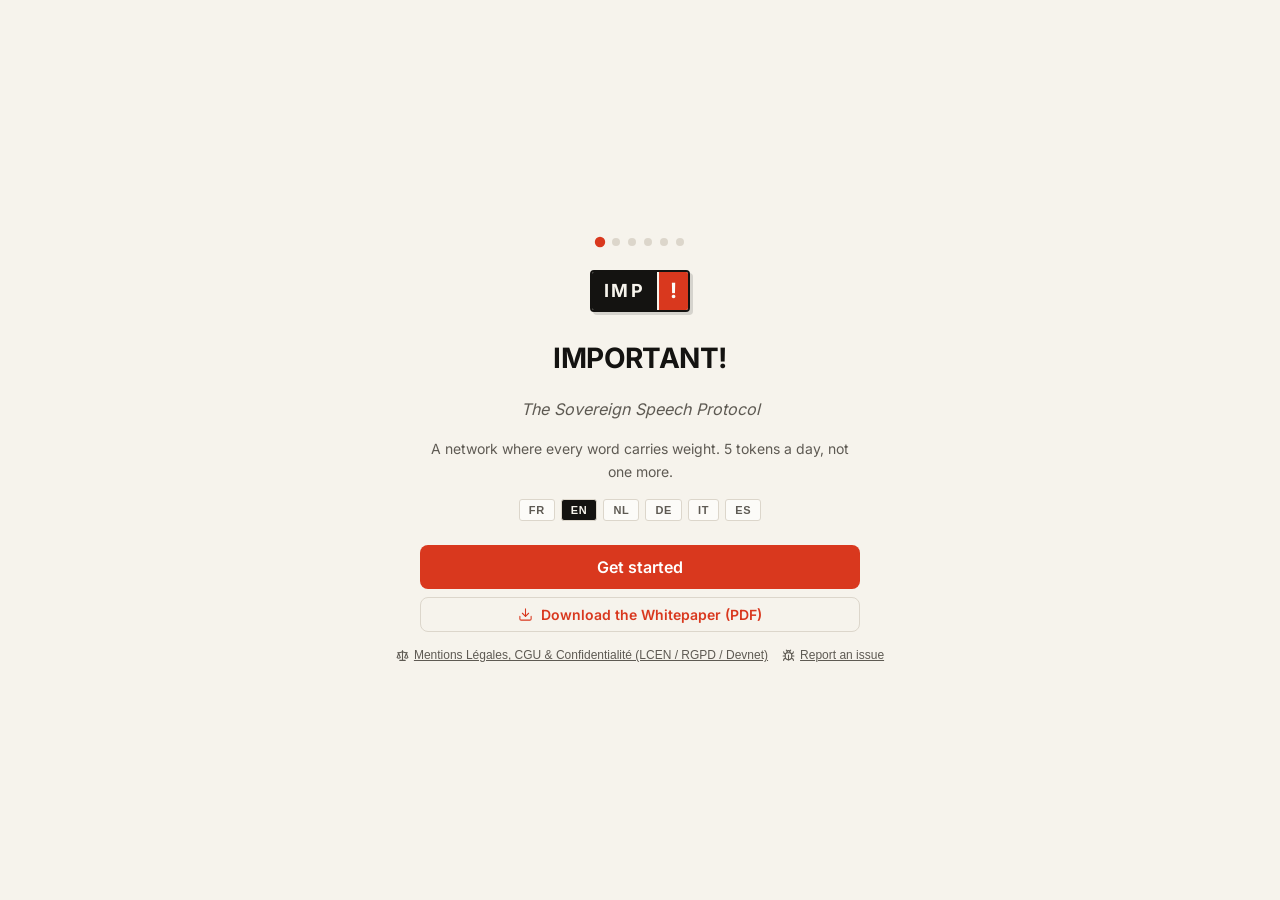
<file: index.html>
<!DOCTYPE html>
<html lang="fr">
  <head>
    <meta charset="UTF-8" />
    <meta name="viewport" content="width=device-width, initial-scale=1.0" />
    <meta
      http-equiv="Content-Security-Policy"
      content="default-src 'self'; script-src 'self'; style-src 'self' 'unsafe-inline'; font-src 'self' data:; img-src 'self' data: blob: https:; media-src 'self' data: blob: https:; connect-src 'self' https://api.devnet.solana.com wss://api.devnet.solana.com https://api.mainnet-beta.solana.com wss://api.mainnet-beta.solana.com wss://api.piehost.com wss: ws://localhost:* wss://localhost:* http://localhost:*; worker-src 'self' blob:; object-src 'none'; base-uri 'self'; form-action 'self';"
    />
    <meta name="theme-color" content="#141311" />
    <meta name="apple-mobile-web-app-capable" content="yes" />
    <meta name="apple-mobile-web-app-status-bar-style" content="black-translucent" />
    <meta name="apple-mobile-web-app-title" content="IMPORTANT!" />
    <meta name="description" content="IMPORTANT! — Le réseau social où chaque mot compte. 5 tokens par jour, pas un de plus." />
    <link rel="icon" type="image/svg+xml" href="/favicon.svg" />
    <link rel="apple-touch-icon" href="/apple-touch-icon.png" />
    <title>IMPORTANT! — Le Protocole de la Parole Souveraine</title>
    <script type="module" crossorigin src="/assets/index-d37mUViV.js"></script>
    <link rel="modulepreload" crossorigin href="/assets/rolldown-runtime-CMxvf4Kt.js">
    <link rel="modulepreload" crossorigin href="/assets/react-vendor-R1x5Yk6q.js">
    <link rel="modulepreload" crossorigin href="/assets/solana-anchor-DXh_OeKL.js">
    <link rel="modulepreload" crossorigin href="/assets/solana-core-Bs2K0Jx7.js">
    <link rel="modulepreload" crossorigin href="/assets/ui-vendor-1YFGAFjh.js">
    <link rel="stylesheet" crossorigin href="/assets/index-ofzIOe9O.css">
  <link rel="manifest" href="/manifest.webmanifest"><script id="vite-plugin-pwa:register-sw" src="/registerSW.js"></script></head>
  <body>
    <div id="root"></div>
  </body>
</html>
</file>
<file: assets/index-ofzIOe9O.css>
@import "https://fonts.googleapis.com/css2?family=DM+Sans:wght@400;500;700&display=swap";@font-face{font-family:Inter;font-style:normal;font-display:swap;font-weight:400;src:url(/assets/inter-cyrillic-ext-400-normal-BQZuk6qB.woff2)format("woff2"),url(/assets/inter-cyrillic-ext-400-normal-DQukG94-.woff)format("woff");unicode-range:U+460-52F,U+1C80-1C8A,U+20B4,U+2DE0-2DFF,U+A640-A69F,U+FE2E-FE2F}@font-face{font-family:Inter;font-style:normal;font-display:swap;font-weight:400;src:url(/assets/inter-cyrillic-400-normal-obahsSVq.woff2)format("woff2"),url(/assets/inter-cyrillic-400-normal-HOLc17fK.woff)format("woff");unicode-range:U+301,U+400-45F,U+490-491,U+4B0-4B1,U+2116}@font-face{font-family:Inter;font-style:normal;font-display:swap;font-weight:400;src:url(/assets/inter-greek-ext-400-normal-DGGRlc-M.woff2)format("woff2"),url(/assets/inter-greek-ext-400-normal-KugGGMne.woff)format("woff");unicode-range:U+1F??}@font-face{font-family:Inter;font-style:normal;font-display:swap;font-weight:400;src:url(/assets/inter-greek-400-normal-B4URO6DV.woff2)format("woff2"),url(/assets/inter-greek-400-normal-q2sYcFCs.woff)format("woff");unicode-range:U+370-377,U+37A-37F,U+384-38A,U+38C,U+38E-3A1,U+3A3-3FF}@font-face{font-family:Inter;font-style:normal;font-display:swap;font-weight:400;src:url(/assets/inter-vietnamese-400-normal-DMkecbls.woff2)format("woff2"),url(/assets/inter-vietnamese-400-normal-Bbgyi5SW.woff)format("woff");unicode-range:U+102-103,U+110-111,U+128-129,U+168-169,U+1A0-1A1,U+1AF-1B0,U+300-301,U+303-304,U+308-309,U+323,U+329,U+1EA0-1EF9,U+20AB}@font-face{font-family:Inter;font-style:normal;font-display:swap;font-weight:400;src:url(/assets/inter-latin-ext-400-normal-C1nco2VV.woff2)format("woff2"),url(/assets/inter-latin-ext-400-normal-77YHD8bZ.woff)format("woff");unicode-range:U+100-2BA,U+2BD-2C5,U+2C7-2CC,U+2CE-2D7,U+2DD-2FF,U+304,U+308,U+329,U+1D00-1DBF,U+1E00-1E9F,U+1EF2-1EFF,U+2020,U+20A0-20AB,U+20AD-20C0,U+2113,U+2C60-2C7F,U+A720-A7FF}@font-face{font-family:Inter;font-style:normal;font-display:swap;font-weight:400;src:url(/assets/inter-latin-400-normal-C38fXH4l.woff2)format("woff2"),url(/assets/inter-latin-400-normal-CyCys3Eg.woff)format("woff");unicode-range:U+??,U+131,U+152-153,U+2BB-2BC,U+2C6,U+2DA,U+2DC,U+304,U+308,U+329,U+2000-206F,U+20AC,U+2122,U+2191,U+2193,U+2212,U+2215,U+FEFF,U+FFFD}@font-face{font-family:Inter;font-style:normal;font-display:swap;font-weight:500;src:url(/assets/inter-cyrillic-ext-500-normal-B0yAr1jD.woff2)format("woff2"),url(/assets/inter-cyrillic-ext-500-normal-BmqWE9Dz.woff)format("woff");unicode-range:U+460-52F,U+1C80-1C8A,U+20B4,U+2DE0-2DFF,U+A640-A69F,U+FE2E-FE2F}@font-face{font-family:Inter;font-style:normal;font-display:swap;font-weight:500;src:url(/assets/inter-cyrillic-500-normal-BasfLYem.woff2)format("woff2"),url(/assets/inter-cyrillic-500-normal-CxZf_p3X.woff)format("woff");unicode-range:U+301,U+400-45F,U+490-491,U+4B0-4B1,U+2116}@font-face{font-family:Inter;font-style:normal;font-display:swap;font-weight:500;src:url(/assets/inter-greek-ext-500-normal-C4iEst2y.woff2)format("woff2"),url(/assets/inter-greek-ext-500-normal-2j5mBUwD.woff)format("woff");unicode-range:U+1F??}@font-face{font-family:Inter;font-style:normal;font-display:swap;font-weight:500;src:url(/assets/inter-greek-500-normal-BIZE56-Y.woff2)format("woff2"),url(/assets/inter-greek-500-normal-Xzm54t5V.woff)format("woff");unicode-range:U+370-377,U+37A-37F,U+384-38A,U+38C,U+38E-3A1,U+3A3-3FF}@font-face{font-family:Inter;font-style:normal;font-display:swap;font-weight:500;src:url(/assets/inter-vietnamese-500-normal-DOriooB6.woff2)format("woff2"),url(/assets/inter-vietnamese-500-normal-mJboJaSs.woff)format("woff");unicode-range:U+102-103,U+110-111,U+128-129,U+168-169,U+1A0-1A1,U+1AF-1B0,U+300-301,U+303-304,U+308-309,U+323,U+329,U+1EA0-1EF9,U+20AB}@font-face{font-family:Inter;font-style:normal;font-display:swap;font-weight:500;src:url(/assets/inter-latin-ext-500-normal-CV4jyFjo.woff2)format("woff2"),url(/assets/inter-latin-ext-500-normal-BxGbmqWO.woff)format("woff");unicode-range:U+100-2BA,U+2BD-2C5,U+2C7-2CC,U+2CE-2D7,U+2DD-2FF,U+304,U+308,U+329,U+1D00-1DBF,U+1E00-1E9F,U+1EF2-1EFF,U+2020,U+20A0-20AB,U+20AD-20C0,U+2113,U+2C60-2C7F,U+A720-A7FF}@font-face{font-family:Inter;font-style:normal;font-display:swap;font-weight:500;src:url(/assets/inter-latin-500-normal-Cerq10X2.woff2)format("woff2"),url(/assets/inter-latin-500-normal-BL9OpVg8.woff)format("woff");unicode-range:U+??,U+131,U+152-153,U+2BB-2BC,U+2C6,U+2DA,U+2DC,U+304,U+308,U+329,U+2000-206F,U+20AC,U+2122,U+2191,U+2193,U+2212,U+2215,U+FEFF,U+FFFD}@font-face{font-family:Inter;font-style:normal;font-display:swap;font-weight:600;src:url(/assets/inter-cyrillic-ext-600-normal-Dfes3d0z.woff2)format("woff2"),url(/assets/inter-cyrillic-ext-600-normal-Bcila6Z-.woff)format("woff");unicode-range:U+460-52F,U+1C80-1C8A,U+20B4,U+2DE0-2DFF,U+A640-A69F,U+FE2E-FE2F}@font-face{font-family:Inter;font-style:normal;font-display:swap;font-weight:600;src:url(/assets/inter-cyrillic-600-normal-CWCymEST.woff2)format("woff2"),url(/assets/inter-cyrillic-600-normal-4D_pXhcN.woff)format("woff");unicode-range:U+301,U+400-45F,U+490-491,U+4B0-4B1,U+2116}@font-face{font-family:Inter;font-style:normal;font-display:swap;font-weight:600;src:url(/assets/inter-greek-ext-600-normal-DRtmH8MT.woff2)format("woff2"),url(/assets/inter-greek-ext-600-normal-B8X0CLgF.woff)format("woff");unicode-range:U+1F??}@font-face{font-family:Inter;font-style:normal;font-display:swap;font-weight:600;src:url(/assets/inter-greek-600-normal-plRanbMR.woff2)format("woff2"),url(/assets/inter-greek-600-normal-BZpKdvQh.woff)format("woff");unicode-range:U+370-377,U+37A-37F,U+384-38A,U+38C,U+38E-3A1,U+3A3-3FF}@font-face{font-family:Inter;font-style:normal;font-display:swap;font-weight:600;src:url(/assets/inter-vietnamese-600-normal-Cc8MFFhd.woff2)format("woff2"),url(/assets/inter-vietnamese-600-normal-BuLX-rYi.woff)format("woff");unicode-range:U+102-103,U+110-111,U+128-129,U+168-169,U+1A0-1A1,U+1AF-1B0,U+300-301,U+303-304,U+308-309,U+323,U+329,U+1EA0-1EF9,U+20AB}@font-face{font-family:Inter;font-style:normal;font-display:swap;font-weight:600;src:url(/assets/inter-latin-ext-600-normal-D2bJ5OIk.woff2)format("woff2"),url(/assets/inter-latin-ext-600-normal-CIVaiw4L.woff)format("woff");unicode-range:U+100-2BA,U+2BD-2C5,U+2C7-2CC,U+2CE-2D7,U+2DD-2FF,U+304,U+308,U+329,U+1D00-1DBF,U+1E00-1E9F,U+1EF2-1EFF,U+2020,U+20A0-20AB,U+20AD-20C0,U+2113,U+2C60-2C7F,U+A720-A7FF}@font-face{font-family:Inter;font-style:normal;font-display:swap;font-weight:600;src:url(/assets/inter-latin-600-normal-LgqL8muc.woff2)format("woff2"),url(/assets/inter-latin-600-normal-CiBQ2DWP.woff)format("woff");unicode-range:U+??,U+131,U+152-153,U+2BB-2BC,U+2C6,U+2DA,U+2DC,U+304,U+308,U+329,U+2000-206F,U+20AC,U+2122,U+2191,U+2193,U+2212,U+2215,U+FEFF,U+FFFD}@font-face{font-family:Inter;font-style:normal;font-display:swap;font-weight:700;src:url(/assets/inter-cyrillic-ext-700-normal-BjwYoWNd.woff2)format("woff2"),url(/assets/inter-cyrillic-ext-700-normal-LO58E6JB.woff)format("woff");unicode-range:U+460-52F,U+1C80-1C8A,U+20B4,U+2DE0-2DFF,U+A640-A69F,U+FE2E-FE2F}@font-face{font-family:Inter;font-style:normal;font-display:swap;font-weight:700;src:url(/assets/inter-cyrillic-700-normal-CjBOestx.woff2)format("woff2"),url(/assets/inter-cyrillic-700-normal-DrXBdSj3.woff)format("woff");unicode-range:U+301,U+400-45F,U+490-491,U+4B0-4B1,U+2116}@font-face{font-family:Inter;font-style:normal;font-display:swap;font-weight:700;src:url(/assets/inter-greek-ext-700-normal-qfdV9bQt.woff2)format("woff2"),url(/assets/inter-greek-ext-700-normal-BoQ6DsYi.woff)format("woff");unicode-range:U+1F??}@font-face{font-family:Inter;font-style:normal;font-display:swap;font-weight:700;src:url(/assets/inter-greek-700-normal-C3JjAnD8.woff2)format("woff2"),url(/assets/inter-greek-700-normal-BUv2fZ6O.woff)format("woff");unicode-range:U+370-377,U+37A-37F,U+384-38A,U+38C,U+38E-3A1,U+3A3-3FF}@font-face{font-family:Inter;font-style:normal;font-display:swap;font-weight:700;src:url(/assets/inter-vietnamese-700-normal-DlLaEgI2.woff2)format("woff2"),url(/assets/inter-vietnamese-700-normal-BZaoP0fm.woff)format("woff");unicode-range:U+102-103,U+110-111,U+128-129,U+168-169,U+1A0-1A1,U+1AF-1B0,U+300-301,U+303-304,U+308-309,U+323,U+329,U+1EA0-1EF9,U+20AB}@font-face{font-family:Inter;font-style:normal;font-display:swap;font-weight:700;src:url(/assets/inter-latin-ext-700-normal-Ca8adRJv.woff2)format("woff2"),url(/assets/inter-latin-ext-700-normal-TidjK2hL.woff)format("woff");unicode-range:U+100-2BA,U+2BD-2C5,U+2C7-2CC,U+2CE-2D7,U+2DD-2FF,U+304,U+308,U+329,U+1D00-1DBF,U+1E00-1E9F,U+1EF2-1EFF,U+2020,U+20A0-20AB,U+20AD-20C0,U+2113,U+2C60-2C7F,U+A720-A7FF}@font-face{font-family:Inter;font-style:normal;font-display:swap;font-weight:700;src:url(/assets/inter-latin-700-normal-Yt3aPRUw.woff2)format("woff2"),url(/assets/inter-latin-700-normal-BLAVimhd.woff)format("woff");unicode-range:U+??,U+131,U+152-153,U+2BB-2BC,U+2C6,U+2DA,U+2DC,U+304,U+308,U+329,U+2000-206F,U+20AC,U+2122,U+2191,U+2193,U+2212,U+2215,U+FEFF,U+FFFD}._badge_2jyg5_1{align-items:center;gap:var(--space-1);background:var(--accent-soft);color:var(--accent);padding:var(--space-1) var(--space-3);border-radius:var(--radius-lg);font-size:var(--fs-sm);font-weight:var(--fw-semibold);display:inline-flex}._value_2jyg5_13{font-variant-numeric:tabular-nums}._icon_2jyg5_14{font-size:14px}._toast_l80t3_1{bottom:calc(var(--bottom-nav-height) + var(--space-4));left:var(--space-4);right:var(--space-4);max-width:420px;padding:var(--space-3) var(--space-4);border-radius:var(--radius-md);font-size:var(--fs-sm);font-weight:var(--fw-medium);text-align:center;z-index:200;box-shadow:var(--shadow-lg);white-space:normal;word-break:break-word;margin:0 auto;line-height:1.4;position:fixed}._info_l80t3_20{background:var(--text-primary);color:var(--bg)}._success_l80t3_21{background:var(--success);color:#fcfbf8}._warning_l80t3_22{background:var(--warning);color:#fcfbf8}._error_l80t3_23{background:var(--danger);color:#fcfbf8}._backdrop_v3lew_1{-webkit-backdrop-filter:blur(4px);backdrop-filter:blur(4px);z-index:100;background:#00000073;position:fixed;inset:0}._wrapper_v3lew_9{z-index:101;pointer-events:none;justify-content:center;align-items:flex-end;display:flex;position:fixed;inset:0}._modal_v3lew_19{pointer-events:auto;background:var(--surface);border-top:1px solid var(--border);border-radius:var(--radius-md) var(--radius-md) 0 0;width:100%;max-height:88dvh;padding:var(--space-5);box-shadow:var(--shadow-lg);flex-direction:column;display:flex;overflow:hidden}@media (width>=640px){._wrapper_v3lew_9{padding:var(--space-4);align-items:center}._modal_v3lew_19{border:1px solid var(--border);border-radius:var(--radius-md);max-width:520px;max-height:calc(100dvh - 32px);padding:var(--space-6)}}._header_v3lew_48{justify-content:space-between;align-items:flex-start;gap:var(--space-3);margin-bottom:var(--space-4);flex-shrink:0;display:flex}._title_v3lew_57{font-size:var(--fs-lg);font-weight:var(--fw-semibold);line-height:1.3}._close_v3lew_63{color:var(--text-secondary);cursor:pointer;padding:var(--space-1);border-radius:var(--radius-sm);background:0 0;border:none;flex-shrink:0;display:flex}._close_v3lew_63:hover{background:var(--surface-elevated);color:var(--text-primary)}._content_v3lew_79{min-height:0;color:var(--text-primary);flex:auto;padding-right:2px;overflow-y:auto}._container_txixm_1{gap:var(--space-3);flex-direction:column;display:flex}._lead_txixm_7{font-size:var(--fs-xs);color:var(--text-secondary);margin:0;line-height:1.55}._field_txixm_14{flex-direction:column;gap:6px;display:flex}._label_txixm_20{font-size:.6875rem;font-weight:var(--fw-bold);letter-spacing:.06em;text-transform:uppercase;color:var(--text-secondary)}._categoryGrid_txixm_28{grid-template-columns:repeat(2,minmax(0,1fr));gap:6px;display:grid}._categoryBtn_txixm_34{appearance:none;background:var(--surface-elevated);color:var(--text-secondary);border:1px solid var(--border);border-radius:var(--radius-sm);font-family:var(--font-sans);font-size:var(--fs-xs);font-weight:var(--fw-medium);text-align:left;cursor:pointer;transition:border-color var(--duration-fast) ease, color var(--duration-fast) ease, background-color var(--duration-fast) ease;padding:7px 10px}._categoryBtn_txixm_34:hover{border-color:var(--text-primary);color:var(--text-primary)}._categoryBtnActive_txixm_54{background:var(--text-primary);color:var(--bg);border-color:var(--text-primary);font-weight:var(--fw-semibold)}._categoryBtnActive_txixm_54:hover{color:var(--bg)}._input_txixm_65,._textarea_txixm_66{background:var(--surface);width:100%;color:var(--text-primary);border:1px solid var(--border);border-radius:var(--radius-sm);font-family:var(--font-sans);font-size:var(--fs-sm);transition:border-color var(--duration-fast) ease;padding:9px 11px;line-height:1.5}._input_txixm_65:focus,._textarea_txixm_66:focus{border-color:var(--text-primary);outline:none}._textarea_txixm_66{resize:vertical;min-height:92px}._diagBox_txixm_90{background:var(--surface-elevated);border:1px solid var(--border);border-radius:var(--radius-sm);padding:var(--space-3);flex-direction:column;gap:6px;display:flex}._checkboxRow_txixm_100{font-size:var(--fs-xs);color:var(--text-primary);cursor:pointer;align-items:flex-start;gap:8px;line-height:1.45;display:flex}._checkbox_txixm_100{accent-color:var(--accent);cursor:pointer;margin-top:2px}._diagPreview_txixm_116{color:var(--text-secondary);border-top:1px solid var(--border);word-break:break-word;padding-top:4px;font-family:ui-monospace,JetBrains Mono,SFMono-Regular,Menlo,Consolas,monospace;font-size:11px;line-height:1.45}._actions_txixm_126{flex-wrap:wrap;gap:8px;padding-top:2px;display:flex}._primaryLinkBtn_txixm_133{border-radius:var(--radius-sm);border:1px solid var(--accent);background:var(--accent);color:#fcfbf8;font-family:var(--font-sans);font-size:var(--fs-xs);font-weight:var(--fw-semibold);cursor:pointer;transition:background-color var(--duration-fast) ease;flex:210px;justify-content:center;align-items:center;gap:7px;padding:10px 14px;text-decoration:none;display:inline-flex}._primaryLinkBtn_txixm_133:hover{background:var(--accent-hover)}._secondaryBtn_txixm_156{border-radius:var(--radius-sm);border:1px solid var(--border);background:var(--surface-elevated);color:var(--text-primary);font-family:var(--font-sans);font-size:var(--fs-xs);font-weight:var(--fw-medium);cursor:pointer;transition:border-color var(--duration-fast) ease;justify-content:center;align-items:center;gap:6px;padding:10px 12px;display:inline-flex}._secondaryBtn_txixm_156:hover{border-color:var(--text-primary)}._footerRow_txixm_177{padding-top:var(--space-2);border-top:1px solid var(--border);justify-content:space-between;align-items:center;display:flex}._issuesLink_txixm_185{font-size:var(--fs-xs);color:var(--text-secondary);text-underline-offset:3px;align-items:center;gap:5px;text-decoration:underline;display:inline-flex}._issuesLink_txixm_185:hover{color:var(--text-primary)}._button_yk5xe_1{justify-content:center;align-items:center;gap:var(--space-2);border-radius:var(--radius-lg);font-family:var(--font-sans);font-weight:var(--fw-semibold);cursor:pointer;transition:background-color var(--duration-fast) var(--ease-out), opacity var(--duration-fast) var(--ease-out);border:none;width:100%;display:inline-flex}._button_yk5xe_1:disabled{opacity:.5;cursor:not-allowed}._primary_yk5xe_21{background:var(--accent);color:#fff}._primary_yk5xe_21:hover:not(:disabled){background:var(--accent-hover)}._success_yk5xe_24{background:var(--success);color:#fff}._success_yk5xe_24:hover:not(:disabled){filter:brightness(1.1)}._danger_yk5xe_27{background:var(--danger-soft);color:var(--danger)}._danger_yk5xe_27:hover:not(:disabled){background:var(--danger);color:#fff}._ghost_yk5xe_30{color:var(--text-primary);background:0 0}._ghost_yk5xe_30:hover:not(:disabled){background:var(--surface-elevated)}._outline_yk5xe_33{color:var(--accent);border:1.5px solid var(--border);background:0 0}._outline_yk5xe_33:hover:not(:disabled){border-color:var(--accent);background:var(--accent-soft)}._sm_yk5xe_36{padding:var(--space-2) var(--space-4);font-size:var(--fs-sm)}._md_yk5xe_37{padding:var(--space-3) var(--space-6);font-size:var(--fs-base)}._lg_yk5xe_38{padding:var(--space-4) var(--space-8);font-size:var(--fs-base)}._btn_1e627_1{align-items:center;gap:var(--space-2);padding:var(--space-1) var(--space-3);background:var(--accent-soft);color:var(--accent);border:1px solid var(--border);border-radius:var(--radius-lg);font-family:var(--font-sans);font-size:var(--fs-xs);font-weight:var(--fw-semibold);cursor:pointer;transition:all var(--duration-fast) var(--ease-out);display:inline-flex}._btn_1e627_1:hover{background:var(--accent);color:#fff}._address_1e627_22{font-variant-numeric:tabular-nums;letter-spacing:-.02em}._embedded_1e627_27{background:var(--surface-elevated);border-color:var(--border);color:var(--text-secondary)}._embedded_1e627_27:hover{background:var(--surface-hover);color:var(--text-primary)}._navbar_1fb57_1{height:var(--navbar-height);background:var(--surface);border-bottom:1px solid var(--border);z-index:50;position:fixed;top:0;left:0;right:0}[data-theme=dark] ._navbar_1fb57_1{background:var(--surface)}._inner_1fb57_16{max-width:var(--max-width);height:100%;padding:0 var(--space-4);justify-content:space-between;align-items:center;margin:0 auto;display:flex}._logo_1fb57_26{cursor:pointer;-webkit-user-select:none;user-select:none;align-items:center;gap:8px;display:flex}._swissStamp_1fb57_35{border:1.5px solid var(--text-primary);border-radius:3px;align-items:stretch;height:26px;display:inline-flex;overflow:hidden;box-shadow:2px 2px #1413111f}[data-theme=dark] ._swissStamp_1fb57_35{box-shadow:2px 2px #00000080}._stampLeft_1fb57_49{background:var(--text-primary);color:var(--bg);font-family:var(--font-sans);letter-spacing:.1em;justify-content:center;align-items:center;padding:0 6px;font-size:11px;font-weight:800;display:inline-flex}._stampRight_1fb57_62{background:var(--accent);color:#fcfbf8;font-family:var(--font-sans);border-left:1.5px solid var(--bg);justify-content:center;align-items:center;padding:0 6px;font-size:13px;font-weight:900;display:inline-flex}._logoText_1fb57_75{letter-spacing:-.03em;color:var(--text-primary);font-size:.92rem;font-weight:800}@media (width<=460px){._logoText_1fb57_75{display:none}}._netDot_1fb57_88{border-radius:50%;width:7px;height:7px;margin-left:2px;display:inline-block}._netOnline_1fb57_96{background:var(--success,#2a6f48)}._netOffline_1fb57_100{background:var(--text-secondary,#9ca3af);opacity:.5}._actions_1fb57_105{align-items:center;gap:6px;display:flex}._langSelect_1fb57_111{appearance:none;background:var(--surface-elevated);color:var(--text-primary);border:1px solid var(--border);border-radius:var(--radius-sm);font-family:var(--font-sans);letter-spacing:.05em;cursor:pointer;text-align:center;padding:4px 7px;font-size:11px;font-weight:700}._langSelect_1fb57_111:hover{border-color:var(--text-primary)}._airdropBtn_1fb57_130{border-radius:var(--radius-sm);border:1px solid var(--accent);background:var(--accent);color:#fcfbf8;font-family:var(--font-sans);font-size:var(--fs-xs);font-weight:var(--fw-semibold);cursor:pointer;align-items:center;gap:4px;padding:4px 9px;transition:opacity .15s;display:inline-flex}._airdropBtn_1fb57_130:hover:not(:disabled){opacity:.9}._airdropBtn_1fb57_130:disabled{opacity:.6;cursor:not-allowed}._solBtn_1fb57_155{border-radius:var(--radius-sm);border:1px solid var(--border);background:var(--surface-elevated);color:var(--text-secondary);font-family:var(--font-sans);font-size:11px;font-weight:var(--fw-semibold);cursor:pointer;align-items:center;gap:4px;padding:4px 8px;display:inline-flex}._solBtn_1fb57_155:hover:not(:disabled){color:var(--text-primary);border-color:var(--text-secondary)}._solBtn_1fb57_155:disabled{opacity:.6;cursor:not-allowed}._spinner_1fb57_180{animation:1s linear infinite _spin_1fb57_180}@keyframes _spin_1fb57_180{0%{transform:rotate(0)}to{transform:rotate(360deg)}}._iconBtn_1fb57_189{color:var(--text-secondary);cursor:pointer;border-radius:var(--radius-sm);background:0 0;border:1px solid #0000;justify-content:center;align-items:center;padding:6px;display:inline-flex;position:relative}._iconBtn_1fb57_189:hover{background:var(--surface-elevated);border-color:var(--border);color:var(--text-primary)}._bugBtn_1fb57_208{border-radius:var(--radius-sm);border:1px solid var(--border);background:var(--surface-elevated);color:var(--text-secondary);font-family:var(--font-sans);font-size:11px;font-weight:var(--fw-semibold);cursor:pointer;align-items:center;gap:4px;padding:5px 8px;transition:border-color .15s,color .15s;display:inline-flex}._bugBtn_1fb57_208:hover{border-color:var(--text-primary);color:var(--text-primary)}@media (width<=580px){._bugBtn_1fb57_208{background:0 0;border-color:#0000;padding:6px}._bugBtn_1fb57_208:hover{background:var(--surface-elevated);border-color:var(--border)}._bugBtnLabel_1fb57_241{display:none}}._notifBadge_1fb57_246{background:var(--accent);color:#fcfbf8;border-radius:99px;justify-content:center;align-items:center;min-width:15px;height:15px;padding:0 3px;font-size:9px;font-weight:800;line-height:1;display:inline-flex;position:absolute;top:1px;right:1px}._installBtn_1fb57_264{border-radius:var(--radius-sm);border:1px solid var(--border);background:var(--surface-elevated);color:var(--text-primary);font-family:var(--font-sans);cursor:pointer;align-items:center;gap:4px;padding:4px 7px;font-size:11px;font-weight:700;display:inline-flex}._installBtn_1fb57_264:hover{border-color:var(--text-primary)}._notifList_1fb57_283{gap:var(--space-2);flex-direction:column;max-height:320px;display:flex;overflow-y:auto}._notifItem_1fb57_291{padding:var(--space-3);border-radius:var(--radius-sm);border:1px solid var(--border);background:var(--surface-elevated);text-align:left;cursor:pointer;flex-direction:column;gap:3px;display:flex}._notifItemUnread_1fb57_303{border-left:3px solid var(--accent);background:var(--surface)}._notifItemTitle_1fb57_308{font-size:var(--fs-sm);font-weight:var(--fw-semibold);color:var(--text-primary)}._notifItemBody_1fb57_314{font-size:var(--fs-xs);color:var(--text-secondary);line-height:1.4}._notifItemTime_1fb57_320{color:var(--text-secondary);font-size:10px}._nav_rwc1l_1{height:var(--bottom-nav-height);background:var(--surface);border-top:1px solid var(--border);z-index:50;padding-bottom:env(safe-area-inset-bottom);position:fixed;bottom:0;left:0;right:0}._inner_rwc1l_13{max-width:var(--max-width);grid-template-columns:repeat(4,1fr);place-items:center;height:100%;margin:0 auto;display:grid}._tab_rwc1l_23{color:var(--text-secondary);cursor:pointer;padding:var(--space-2);min-width:48px;transition:color var(--duration-fast) var(--ease-out);background:0 0;border:none;flex-direction:column;justify-content:center;align-items:center;gap:2px;display:flex;position:relative}._tab_rwc1l_23:hover{color:var(--text-primary)}._active_rwc1l_40{color:var(--accent)}._actionTab_rwc1l_42{background:var(--accent);color:#fcfbf8;border-radius:var(--radius-full);width:46px;min-width:46px;height:46px;box-shadow:var(--shadow-md);justify-content:center;align-items:center;margin:0 auto;padding:0;line-height:0;display:inline-flex}._actionTab_rwc1l_42 svg{margin:0;display:block}._actionTab_rwc1l_42:hover{background:var(--accent-hover);color:#fcfbf8}._label_rwc1l_65{font-size:11px;font-weight:var(--fw-medium)}._indicator_rwc1l_70{background:var(--accent);border-radius:1px;width:20px;height:2px;position:absolute;top:-1px;left:50%;transform:translate(-50%)}._avatar_la1vw_1{border-radius:var(--radius-full);color:#fff;font-weight:var(--fw-semibold);flex-shrink:0;justify-content:center;align-items:center;display:flex;position:relative;overflow:hidden}._avatarImg_la1vw_13{object-fit:cover;width:100%;height:100%;display:block}._sm_la1vw_20{width:32px;height:32px;font-size:var(--fs-xs)}._md_la1vw_21{width:40px;height:40px;font-size:var(--fs-sm)}._lg_la1vw_22{width:68px;height:68px;font-size:var(--fs-base)}._container_965p1_1{min-height:100dvh;padding:var(--space-6) var(--space-4);flex-direction:column;justify-content:center;align-items:center;display:flex}._dots_965p1_10{gap:var(--space-2);margin-bottom:var(--space-6);display:flex}._dot_965p1_10{background:var(--border);border-radius:50%;width:8px;height:8px;transition:all .3s}._dotActive_965p1_24{background:var(--accent);transform:scale(1.3)}._dotDone_965p1_25{background:var(--success)}._stepContent_965p1_27{text-align:center;align-items:center;gap:var(--space-4);flex-direction:column;width:100%;max-width:440px;display:flex}._iconWrap_965p1_37{color:var(--accent);margin-bottom:var(--space-1)}._title_965p1_42{font-size:var(--fs-xl);font-weight:var(--fw-bold);letter-spacing:-.02em;color:var(--text-primary)}._subtitle_965p1_49{font-size:var(--fs-base);color:var(--text-secondary);font-style:italic}._desc_965p1_55{font-size:var(--fs-sm);color:var(--text-secondary);line-height:1.6}._progressTrack_965p1_61{background:var(--surface-elevated);border-radius:3px;width:100%;height:6px;overflow:hidden}._progressBar_965p1_69{background:linear-gradient(90deg, var(--accent), var(--accent-secondary));border-radius:3px;height:100%}._progressLabel_965p1_75{font-variant-numeric:tabular-nums;font-weight:var(--fw-semibold);color:var(--accent);font-size:var(--fs-sm)}._cards_965p1_82{gap:var(--space-2);flex-direction:column;width:100%;display:flex}._miniCard_965p1_89{align-items:center;gap:var(--space-1);background:var(--surface);border:1px solid var(--border);border-radius:var(--radius-sm);padding:var(--space-3) var(--space-4);text-align:center;flex-direction:column;display:flex}._miniCardIcon_965p1_101{font-size:22px}._miniCardTitle_965p1_102{font-weight:var(--fw-semibold);font-size:var(--fs-sm);color:var(--text-primary)}._miniCardDesc_965p1_103{font-size:var(--fs-xs);color:var(--text-secondary);line-height:1.45}._input_965p1_105{width:100%;padding:var(--space-3) var(--space-4);background:var(--surface);border:1.5px solid var(--border);border-radius:var(--radius-sm);font-family:var(--font-sans);font-size:var(--fs-base);color:var(--text-primary);transition:border-color var(--duration-fast) var(--ease-out);text-align:center;outline:none}._input_965p1_105:focus{border-color:var(--accent)}._input_965p1_105::placeholder{color:var(--text-secondary)}._navRow_965p1_122{justify-content:space-between;align-items:center;gap:var(--space-3);width:100%;margin-top:var(--space-1);display:flex}._navRow_965p1_122>button:first-child{width:auto;padding-left:var(--space-4);padding-right:var(--space-4);flex:none}._navRow_965p1_122>button:last-child{flex:auto}._seedBox_965p1_142{background:var(--surface);border:1.5px solid var(--accent);border-radius:var(--radius-sm);width:100%;padding:var(--space-3);gap:var(--space-2);text-align:left;flex-direction:column;display:flex}._seedWarningHeader_965p1_154{align-items:center;gap:var(--space-2);color:var(--accent);font-weight:var(--fw-bold);font-size:var(--fs-sm);display:flex}._seedWarningText_965p1_163{font-size:var(--fs-xs);color:var(--text-primary);margin:0;line-height:1.45}._seedGrid_965p1_170{margin:var(--space-1) 0;grid-template-columns:repeat(3,1fr);gap:6px;display:grid}._seedWord_965p1_177{background:var(--surface-elevated);border:1px solid var(--border);border-radius:var(--radius-sm);font-family:var(--font-mono);align-items:center;gap:4px;padding:5px 7px;font-size:11px;display:flex}._seedIndex_965p1_189{color:var(--text-secondary);-webkit-user-select:none;user-select:none;font-weight:600}._seedValue_965p1_195{color:var(--text-primary);font-weight:700}._seedActions_965p1_200{gap:var(--space-2);flex-wrap:wrap;display:flex}._seedActions_965p1_200>button{flex:auto}._card_1o0wg_1{background:var(--surface);border:1px solid var(--border);border-radius:var(--radius-sm);padding:var(--space-5);margin-bottom:var(--space-3)}._header_1o0wg_9{align-items:center;gap:var(--space-2);margin-bottom:var(--space-3);display:flex}._meta_1o0wg_16{align-items:center;gap:var(--space-1);flex:1;display:flex}._username_1o0wg_23{font-weight:var(--fw-semibold);font-size:var(--fs-sm);color:var(--text-primary)}._dot_1o0wg_29{color:var(--text-secondary)}._time_1o0wg_31{font-size:var(--fs-xs);color:var(--text-secondary)}._networkBadge_1o0wg_36{font-size:var(--fs-xs);font-weight:var(--fw-medium);color:var(--accent);background:var(--accent-soft);padding:1px var(--space-2);border-radius:var(--radius-lg);margin-left:var(--space-1)}._demoCard_1o0wg_46{border-style:dashed}._demoBadge_1o0wg_50{font-size:11px;font-weight:var(--fw-medium);color:var(--text-secondary);background:var(--surface-elevated);border:1px solid var(--border);padding:1px var(--space-2);border-radius:var(--radius-lg);margin-left:var(--space-1)}._hideDemoBtn_1o0wg_61{font-size:var(--fs-xs);margin-left:auto}._dmShortcutBtn_1o0wg_66{color:var(--accent);font-size:var(--fs-xs);font-weight:var(--fw-medium);cursor:pointer;background:0 0;border:none;align-self:flex-start;align-items:center;gap:6px;padding:2px 0;display:inline-flex}._dmShortcutBtn_1o0wg_66:hover{text-decoration:underline}._cost_1o0wg_84{font-size:var(--fs-xs);color:var(--text-secondary);font-variant-numeric:tabular-nums;background:var(--surface-elevated);padding:2px var(--space-2);border-radius:var(--radius-lg)}._content_1o0wg_93{font-size:var(--fs-base);color:var(--text-primary);margin-bottom:var(--space-4);white-space:pre-wrap;line-height:1.65}._mediaFrame_1o0wg_101{margin-bottom:var(--space-4);border:1px solid var(--border);border-radius:var(--radius-sm);background:#141311;overflow:hidden}._mediaImage_1o0wg_109,._mediaVideo_1o0wg_110{object-fit:cover;width:100%;max-height:360px;display:block}._actions_1o0wg_117{gap:var(--space-4);display:flex}._actionBtn_1o0wg_122{align-items:center;gap:var(--space-1);color:var(--text-secondary);font-size:var(--fs-sm);cursor:pointer;padding:var(--space-1) var(--space-2);border-radius:var(--radius-sm);transition:all var(--duration-fast) var(--ease-out);background:0 0;border:none;display:flex}._actionBtn_1o0wg_122:hover{background:var(--surface-elevated);color:var(--text-primary)}._actionBtnActive_1o0wg_138{color:var(--accent);background:var(--accent-soft)}._recycleBtn_1o0wg_143:hover{color:var(--success);background:var(--success-soft)}._moderateToggleBtn_1o0wg_145{font-size:var(--fs-xs);margin-left:auto}._moderationPanel_1o0wg_150{margin-top:var(--space-3);padding:var(--space-3);background:var(--surface-elevated);border:1px solid var(--border);border-radius:var(--radius-sm);gap:var(--space-2);flex-wrap:wrap;display:flex}._moderationBtn_1o0wg_161{border-radius:var(--radius-sm);border:1px solid var(--border);background:var(--surface);color:var(--text-primary);font-size:var(--fs-xs);font-weight:var(--fw-medium);cursor:pointer;transition:all var(--duration-fast) var(--ease-out);align-items:center;gap:6px;padding:6px 10px;display:inline-flex}._moderationBtn_1o0wg_161:hover{border-color:var(--text-secondary)}._moderationDangerBtn_1o0wg_180{color:var(--danger);border-color:#dc4f4f59}._moderationDangerBtn_1o0wg_180:hover{background:var(--danger-soft);border-color:var(--danger)}._moderationReportBtn_1o0wg_190{color:var(--warning);border-color:#e88d6766}._moderationReportBtn_1o0wg_190:hover{background:var(--warning-soft);border-color:var(--warning)}._replySection_1o0wg_200{margin-top:var(--space-3);padding-top:var(--space-3);border-top:1px solid var(--border);gap:var(--space-3);flex-direction:column;display:flex}._replyList_1o0wg_209{gap:var(--space-2);flex-direction:column;display:flex}._replyItem_1o0wg_215{align-items:flex-start;gap:var(--space-2);background:var(--surface-elevated);padding:var(--space-2) var(--space-3);border-radius:var(--radius-sm);display:flex}._replyBody_1o0wg_224{flex:1;min-width:0}._replyMeta_1o0wg_229{align-items:center;gap:var(--space-2);margin-bottom:2px;display:flex}._replyAuthor_1o0wg_236{font-size:var(--fs-xs);font-weight:var(--fw-semibold);color:var(--text-primary)}._replyTime_1o0wg_242{color:var(--text-secondary);font-size:11px}._replyText_1o0wg_247{font-size:var(--fs-sm);color:var(--text-primary);word-break:break-word;line-height:1.45}._replyForm_1o0wg_254{align-items:center;gap:var(--space-2);display:flex}._replyInput_1o0wg_260{padding:var(--space-2) var(--space-3);background:var(--surface-elevated);border:1px solid var(--border);border-radius:var(--radius-sm);font-family:var(--font-sans);font-size:var(--fs-sm);color:var(--text-primary);outline:none;flex:1}._replyInput_1o0wg_260:focus{border-color:var(--accent)}._replySendBtn_1o0wg_276{border-radius:var(--radius-sm);background:var(--accent);color:#fff;cursor:pointer;border:none;justify-content:center;align-items:center;width:34px;height:34px;display:inline-flex}._replySendBtn_1o0wg_276:disabled{opacity:.4;cursor:not-allowed}._container_zfdjx_1{background:var(--surface);border:1px solid var(--border);border-radius:var(--radius-sm);padding:var(--space-4);margin-bottom:var(--space-4)}._label_zfdjx_9{font-size:var(--fs-xs);font-weight:var(--fw-medium);color:var(--text-secondary);text-transform:uppercase;letter-spacing:.05em;margin-bottom:var(--space-3);display:block}._sliderWrap_zfdjx_19{position:relative}._slider_zfdjx_19{appearance:none;background:var(--border);border-radius:2px;outline:none;width:100%;height:4px}._slider_zfdjx_19::-webkit-slider-thumb{appearance:none;background:var(--accent);cursor:pointer;border-radius:50%;width:20px;height:20px;box-shadow:0 2px 6px #6366f14d}._slider_zfdjx_19::-moz-range-thumb{background:var(--accent);cursor:pointer;border:none;border-radius:50%;width:20px;height:20px}._ticks_zfdjx_49{margin-top:var(--space-2);justify-content:space-between;display:flex}._tick_zfdjx_49{color:var(--text-secondary);transition:color var(--duration-fast) var(--ease-out);font-size:11px}._tickActive_zfdjx_61{color:var(--accent);font-weight:var(--fw-medium)}._container_13gix_1{gap:var(--space-3);flex-direction:column;display:flex}._statusBar_13gix_7{justify-content:space-between;align-items:center;gap:var(--space-2);padding:var(--space-2) var(--space-3);background:var(--surface-elevated);border:1px solid var(--border);border-radius:var(--radius-sm);font-size:var(--fs-xs);flex-wrap:wrap;display:flex}._e2eeBadge_13gix_20{color:var(--success);font-weight:var(--fw-semibold);align-items:center;gap:6px;display:inline-flex}._peerStatus_13gix_28{color:var(--text-secondary);align-items:center;gap:6px;display:inline-flex}._dotOnline_13gix_35{background:var(--success);border-radius:50%;width:8px;height:8px}._dotOffline_13gix_42{background:var(--text-tertiary,#888);border-radius:50%;width:8px;height:8px}._messageList_13gix_49{gap:var(--space-2);min-height:200px;max-height:320px;padding:var(--space-2) var(--space-1);flex-direction:column;display:flex;overflow-y:auto}._emptyState_13gix_59{text-align:center;color:var(--text-secondary);font-size:var(--fs-xs);padding:var(--space-4);margin:auto;line-height:1.5}._bubbleRow_13gix_68{flex-direction:column;max-width:82%;display:flex}._ownRow_13gix_74{align-self:flex-end;align-items:flex-end}._friendRow_13gix_79{align-self:flex-start;align-items:flex-start}._bubble_13gix_68{padding:var(--space-2) var(--space-3);border-radius:var(--radius-md);font-size:var(--fs-sm);word-break:break-word;line-height:1.45}._ownBubble_13gix_92{background:var(--accent);color:#fff;border-bottom-right-radius:4px}._friendBubble_13gix_98{background:var(--surface-elevated);color:var(--text-primary);border:1px solid var(--border);border-bottom-left-radius:4px}._meta_13gix_105{color:var(--text-secondary);align-items:center;gap:6px;margin-top:2px;font-size:11px;display:flex}._composer_13gix_114{gap:var(--space-2);padding-top:var(--space-2);border-top:1px solid var(--border);display:flex}._input_13gix_121{padding:var(--space-2) var(--space-3);background:var(--surface-elevated);border:1px solid var(--border);border-radius:var(--radius-sm);font-family:var(--font-sans);font-size:var(--fs-sm);color:var(--text-primary);outline:none;flex:1}._input_13gix_121:focus{border-color:var(--accent)}._testBar_13gix_137{padding-top:var(--space-1);color:var(--text-secondary);justify-content:space-between;align-items:center;font-size:11px;display:flex}._simButton_13gix_146{border:1px dashed var(--border);color:var(--text-secondary);border-radius:var(--radius-sm);cursor:pointer;background:0 0;align-items:center;gap:4px;padding:4px 8px;font-size:11px;display:inline-flex}._simButton_13gix_146:hover{border-color:var(--accent);color:var(--text-primary)}._postList_169ie_1{flex-direction:column;display:flex}._networkFilterBar_169ie_6{align-items:center;gap:var(--space-2);margin-bottom:var(--space-4);flex-wrap:wrap;display:flex}._networkPill_169ie_14{background:var(--surface);border:1px solid var(--border);border-radius:var(--radius-lg);padding:5px var(--space-3);font-family:var(--font-sans);font-size:var(--fs-xs);font-weight:var(--fw-medium);color:var(--text-secondary);cursor:pointer;transition:all var(--duration-fast) var(--ease-out)}._networkPill_169ie_14:hover{border-color:var(--accent);color:var(--text-primary)}._networkPillActive_169ie_32{background:var(--accent-soft);border-color:var(--accent);color:var(--accent)}._networkAddBtn_169ie_38{border:1px dashed var(--border);border-radius:var(--radius-lg);padding:5px var(--space-3);font-family:var(--font-sans);font-size:var(--fs-xs);color:var(--text-secondary);cursor:pointer;transition:all var(--duration-fast) var(--ease-out);background:0 0;align-items:center;gap:4px;display:inline-flex}._networkAddBtn_169ie_38:hover{border-color:var(--accent);color:var(--accent)}._empty_169ie_58{text-align:center;color:var(--text-secondary);padding:var(--space-8) 0 var(--space-3);font-size:var(--fs-sm)}._emptyWrap_169ie_65{align-items:center;gap:var(--space-2);padding-bottom:var(--space-8);flex-direction:column;display:flex}._demoBanner_169ie_73{justify-content:space-between;align-items:center;gap:var(--space-3);background:var(--surface-elevated);border:1px dashed var(--border);border-radius:var(--radius-sm);padding:var(--space-2) var(--space-3);margin-bottom:var(--space-3);font-size:var(--fs-xs);color:var(--text-secondary);flex-wrap:wrap;display:flex}._demoBannerText_169ie_88{line-height:1.4}._demoBannerBtn_169ie_92,._demoRestoreBtn_169ie_93{background:var(--surface);border:1px solid var(--border);border-radius:var(--radius-lg);padding:4px var(--space-3);font-family:var(--font-sans);font-size:var(--fs-xs);font-weight:var(--fw-medium);color:var(--text-primary);cursor:pointer;transition:all var(--duration-fast) var(--ease-out);align-items:center;gap:5px;display:inline-flex}._demoBannerBtn_169ie_92:hover,._demoRestoreBtn_169ie_93:hover{border-color:var(--accent);color:var(--accent)}._deleteContent_169ie_115{gap:var(--space-5);flex-direction:column;display:flex}._deletePreview_169ie_121{background:var(--surface-elevated);padding:var(--space-4);border-radius:var(--radius-sm);color:var(--text-secondary);font-style:italic;font-size:var(--fs-sm)}._deleteInfo_169ie_130{font-size:var(--fs-sm);color:var(--text-secondary);line-height:1.8}._deleteActions_169ie_136{gap:var(--space-2);flex-direction:column;display:flex}._header_zt3ne_1{align-items:center;gap:var(--space-3);margin-bottom:var(--space-6);display:flex}._back_zt3ne_8{color:var(--text-secondary);cursor:pointer;padding:var(--space-1);background:0 0;border:none;display:flex}._title_zt3ne_17{font-size:var(--fs-lg);font-weight:var(--fw-semibold);flex:1}._balance_zt3ne_23{font-variant-numeric:tabular-nums;font-weight:var(--fw-semibold);color:var(--accent);font-size:var(--fs-sm)}._editor_zt3ne_30{width:100%;padding:var(--space-4);background:var(--surface);border:1.5px solid var(--border);border-radius:var(--radius-sm);font-family:var(--font-sans);font-size:var(--fs-base);color:var(--text-primary);resize:vertical;transition:border-color var(--duration-fast) var(--ease-out);margin-bottom:var(--space-4);outline:none;line-height:1.6}._editor_zt3ne_30:focus{border-color:var(--accent)}._editor_zt3ne_30::placeholder{color:var(--text-secondary)}._mediaToolbar_zt3ne_49{align-items:center;gap:var(--space-2);margin-bottom:var(--space-4);flex-wrap:wrap;display:flex}._mediaBtn_zt3ne_57{align-items:center;gap:var(--space-2);padding:var(--space-2) var(--space-3);background:var(--surface);border:1px solid var(--border);border-radius:var(--radius-sm);color:var(--text-primary);font-family:var(--font-sans);font-size:var(--fs-sm);font-weight:var(--fw-medium);cursor:pointer;transition:all var(--duration-fast) var(--ease-out);display:inline-flex}._mediaBtn_zt3ne_57:hover{border-color:var(--text-primary);background:var(--surface-elevated)}._mediaPreviewBox_zt3ne_78{margin-bottom:var(--space-4);border:1px solid var(--border);border-radius:var(--radius-md);background:var(--surface);position:relative;overflow:hidden}._mediaPreviewImg_zt3ne_87,._mediaPreviewVideo_zt3ne_88{object-fit:cover;background:#141311;width:100%;max-height:300px;display:block}._removeMediaBtn_zt3ne_96{top:var(--space-2);right:var(--space-2);color:#fcfbf8;border-radius:var(--radius-sm);font-size:var(--fs-xs);font-weight:var(--fw-semibold);cursor:pointer;background:#141311d9;border:1px solid #fcfbf840;align-items:center;gap:4px;padding:5px 10px;display:inline-flex;position:absolute}._meta_zt3ne_114{gap:var(--space-2);margin-bottom:var(--space-5);flex-direction:column;display:flex}._metaRow_zt3ne_121{justify-content:space-between;align-items:center;display:flex}._metaLabel_zt3ne_127{font-size:var(--fs-sm);color:var(--text-secondary)}._metaValue_zt3ne_132{font-size:var(--fs-sm);font-weight:var(--fw-medium);font-variant-numeric:tabular-nums;color:var(--text-primary)}._select_zt3ne_139{background:var(--surface-elevated);border:1px solid var(--border);border-radius:var(--radius-sm);padding:var(--space-1) var(--space-3);font-family:var(--font-sans);font-size:var(--fs-sm);color:var(--text-primary);cursor:pointer}._costBox_zt3ne_150{align-items:flex-start;gap:var(--space-3);background:var(--warning-soft);border:1px solid var(--warning);border-radius:var(--radius-sm);padding:var(--space-4);margin-bottom:var(--space-5);font-size:var(--fs-sm);color:var(--text-primary);display:flex}._costBoxInsufficient_zt3ne_163{background:var(--accent-soft);border-color:var(--accent)}._costIcon_zt3ne_168{color:var(--warning);flex-shrink:0;margin-top:2px}._confirmContent_zt3ne_170{gap:var(--space-4);flex-direction:column;display:flex}._confirmText_zt3ne_176{font-size:var(--fs-base);color:var(--text-primary);text-align:center;padding:var(--space-4) 0}._headerRight_zt3ne_183{align-items:center;gap:var(--space-3);display:flex}._modeIndicator_zt3ne_189{align-items:center;gap:var(--space-1);font-size:var(--fs-xs);color:var(--text-secondary);background:var(--surface-elevated);padding:2px var(--space-2);border-radius:var(--radius-lg);border:1px solid var(--border);display:inline-flex}._modeText_zt3ne_201{font-weight:var(--fw-medium)}._spinner_zt3ne_205{animation:1s linear infinite _spin_zt3ne_205}@keyframes _spin_zt3ne_205{0%{transform:rotate(0)}to{transform:rotate(360deg)}}._chainInfo_zt3ne_214{color:var(--accent);font-weight:var(--fw-medium);font-size:var(--fs-xs)}._chainNote_zt3ne_220{font-size:var(--fs-sm);color:var(--accent);text-align:center;padding:var(--space-2) var(--space-4);background:var(--accent-soft);border-radius:var(--radius-sm)}._container_2hdt1_1{gap:var(--space-4);padding:var(--space-2) 0;flex-direction:column;display:flex}._label_2hdt1_8{font-size:var(--fs-xs);font-weight:var(--fw-semibold);color:var(--text-secondary);text-transform:uppercase;letter-spacing:.05em}._inputGroup_2hdt1_16{gap:var(--space-1);flex-direction:column;display:flex}._input_2hdt1_16{width:100%;padding:var(--space-3) var(--space-4);background:var(--surface-elevated);border:1px solid var(--border);border-radius:var(--radius-sm);font-family:var(--font-sans);font-size:var(--fs-sm);color:var(--text-primary);transition:all var(--duration-fast) var(--ease-out);outline:none}._input_2hdt1_16:focus{border-color:var(--accent);box-shadow:0 0 0 2px var(--accent-soft)}._balanceInfo_2hdt1_40{font-size:var(--fs-xs);color:var(--text-secondary);align-self:flex-end}._balanceInfo_2hdt1_40 strong{color:var(--accent)}._error_2hdt1_50{color:var(--danger);font-size:var(--fs-xs);margin-top:var(--space-1)}._spinner_2hdt1_56{animation:1s linear infinite _spin_2hdt1_56}@keyframes _spin_2hdt1_56{0%{transform:rotate(0)}to{transform:rotate(360deg)}}._actions_2hdt1_65{gap:var(--space-2);margin-top:var(--space-2);flex-direction:column;display:flex}._profileHeader_3dian_1{align-items:center;gap:var(--space-3);margin-bottom:var(--space-4);padding:var(--space-4) 0;flex-direction:column;display:flex}._username_3dian_10{font-size:var(--fs-lg);font-weight:var(--fw-bold)}._avatarEditable_3dian_15{cursor:pointer;border-radius:var(--radius-full);display:inline-flex;position:relative}._cameraBadge_3dian_22{border-radius:var(--radius-full);background:var(--accent);color:#fff;border:2px solid var(--surface);justify-content:center;align-items:center;width:24px;height:24px;display:flex;position:absolute;bottom:0;right:0}._bioText_3dian_37{font-size:var(--fs-sm);color:var(--text-secondary);text-align:center;max-width:420px;line-height:1.5}._addBioPrompt_3dian_45{font-family:var(--font-sans);font-size:var(--fs-xs);color:var(--text-secondary);cursor:pointer;background:0 0;border:none;text-decoration:underline}._addBioPrompt_3dian_45:hover{color:var(--accent)}._headerBtnRow_3dian_59{gap:var(--space-2);margin-top:var(--space-1);flex-wrap:wrap;justify-content:center;display:flex}._editForm_3dian_67{gap:var(--space-4);flex-direction:column;display:flex}._editAvatarRow_3dian_73{align-items:center;gap:var(--space-4);display:flex}._editAvatarActions_3dian_79{gap:var(--space-2);flex-direction:column;flex:1;display:flex}._editField_3dian_86{gap:var(--space-1);flex-direction:column;display:flex}._editLabel_3dian_92{font-size:var(--fs-xs);color:var(--text-secondary);font-weight:var(--fw-medium)}._editInput_3dian_98,._editTextarea_3dian_99{width:100%;padding:var(--space-3);background:var(--surface-elevated);border:1.5px solid var(--border);border-radius:var(--radius-sm);font-family:var(--font-sans);font-size:var(--fs-sm);color:var(--text-primary);outline:none}._editInput_3dian_98:focus,._editTextarea_3dian_99:focus{border-color:var(--accent)}._editTextarea_3dian_99{resize:vertical;line-height:1.5}._badge_3dian_121{align-items:center;gap:var(--space-1);background:var(--success-soft);color:var(--success);padding:var(--space-1) var(--space-3);border-radius:var(--radius-lg);font-size:var(--fs-xs);font-weight:var(--fw-semibold);display:inline-flex}._walletCard_3dian_133{background:var(--surface);border:1px solid var(--border);border-radius:var(--radius-md);padding:var(--space-4);margin-bottom:var(--space-6);gap:var(--space-4);flex-direction:column;display:flex}._walletHeader_3dian_144{justify-content:space-between;align-items:center;gap:var(--space-2);flex-wrap:wrap;display:flex}._walletMeta_3dian_152{align-items:center;gap:var(--space-2);display:flex}._walletType_3dian_158{font-size:var(--fs-xs);font-weight:var(--fw-semibold);color:var(--text-secondary)}._addressBtn_3dian_164{border-radius:var(--radius-sm);border:1px solid var(--border);background:var(--surface-elevated);color:var(--text-primary);cursor:pointer;align-items:center;gap:6px;padding:3px 8px;font-family:monospace;font-size:12px;display:inline-flex}._addressBtn_3dian_164:hover{border-color:var(--text-secondary)}._netStatus_3dian_182{align-items:center;gap:var(--space-2);display:flex}._statusBadge_3dian_188{border-radius:var(--radius-lg);font-size:11px;font-weight:var(--fw-semibold);align-items:center;gap:4px;padding:2px 8px;display:inline-flex}._online_3dian_198{color:#10b981;background:#10b9811f}._offline_3dian_203{background:var(--surface-elevated);color:var(--text-secondary)}._refreshBtn_3dian_208{border:1px solid var(--border);color:var(--text-secondary);border-radius:var(--radius-sm);cursor:pointer;background:0 0;justify-content:center;align-items:center;padding:4px;display:inline-flex}._refreshBtn_3dian_208:hover:not(:disabled){color:var(--text-primary);background:var(--surface-elevated)}._walletBalances_3dian_225{gap:var(--space-2);padding:var(--space-3);background:var(--surface-elevated);border-radius:var(--radius-sm);grid-template-columns:repeat(3,1fr);display:grid}._balanceItem_3dian_234{flex-direction:column;align-items:center;gap:2px;display:flex}._balanceLabel_3dian_241{color:var(--text-secondary);font-size:11px}._balanceValue_3dian_246{font-size:var(--fs-sm);font-weight:var(--fw-bold);color:var(--text-primary);font-variant-numeric:tabular-nums}._walletActions_3dian_253{gap:var(--space-2);flex-wrap:wrap;justify-content:center;display:flex}._actionBtn_3dian_260{align-items:center;gap:6px;display:inline-flex}._spinner_3dian_266{animation:1s linear infinite _spin_3dian_266}@keyframes _spin_3dian_266{0%{transform:rotate(0)}to{transform:rotate(360deg)}}._stats_3dian_275{gap:var(--space-3);margin-bottom:var(--space-8);grid-template-columns:repeat(4,1fr);display:grid}._stat_3dian_188{flex-direction:column;align-items:center;gap:2px;display:flex}._statValue_3dian_289{font-size:var(--fs-lg);font-weight:var(--fw-bold);font-variant-numeric:tabular-nums;color:var(--text-primary)}._statLabel_3dian_296{color:var(--text-secondary);text-align:center;font-size:11px}._sectionTitle_3dian_302{font-size:var(--fs-base);font-weight:var(--fw-semibold);margin-bottom:var(--space-4);color:var(--text-primary)}._empty_3dian_309{text-align:center;color:var(--text-secondary);padding:var(--space-8) 0;font-size:var(--fs-sm)}._header_yxzbf_1{margin-bottom:var(--space-6);justify-content:space-between;align-items:center;display:flex}._title_yxzbf_8{font-size:var(--fs-lg);font-weight:var(--fw-bold);color:var(--text-primary)}._statusBadge_yxzbf_14{align-items:center;gap:var(--space-1);font-size:var(--fs-xs);padding:4px var(--space-2);border-radius:var(--radius-lg);border:1px solid var(--border);display:inline-flex}._connected_yxzbf_24{color:var(--success);background:var(--success-soft);border-color:var(--success)}._disconnected_yxzbf_30{color:var(--danger);background:var(--danger-soft);border-color:var(--danger)}._cardSection_yxzbf_36{background:var(--surface);border:1.5px solid var(--border);border-radius:var(--radius-sm);padding:var(--space-5);margin-bottom:var(--space-6)}._sectionTitle_yxzbf_44{font-size:var(--fs-sm);font-weight:var(--fw-semibold);text-transform:uppercase;letter-spacing:.05em;color:var(--text-secondary);margin-bottom:var(--space-3)}._myAddressBlock_yxzbf_53{background:var(--surface-elevated);padding:var(--space-3) var(--space-4);border-radius:var(--radius-sm);border:1px solid var(--border);justify-content:space-between;align-items:center;display:flex}._addressText_yxzbf_63{font-family:var(--font-sans);font-size:var(--fs-sm);font-variant-numeric:tabular-nums;color:var(--text-primary);word-break:break-all;margin-right:var(--space-3)}._form_yxzbf_72{gap:var(--space-3);flex-direction:column;display:flex}._inputGroup_yxzbf_78{gap:var(--space-1);flex-direction:column;display:flex}._inputLabel_yxzbf_84{font-size:var(--fs-xs);color:var(--text-secondary)}._input_yxzbf_78{width:100%;padding:var(--space-3) var(--space-4);background:var(--surface-elevated);border:1px solid var(--border);border-radius:var(--radius-sm);font-family:var(--font-sans);font-size:var(--fs-sm);color:var(--text-primary);transition:border-color var(--duration-fast) var(--ease-out);outline:none}._input_yxzbf_78:focus{border-color:var(--accent)}._friendList_yxzbf_106{gap:var(--space-3);flex-direction:column;display:flex}._friendRow_yxzbf_112{background:var(--surface-elevated);padding:var(--space-3) var(--space-4);border-radius:var(--radius-sm);border:1px solid var(--border);cursor:pointer;transition:border-color var(--duration-fast) var(--ease-out);justify-content:space-between;align-items:center;display:flex}._friendRow_yxzbf_112:hover{border-color:var(--accent)}._friendInfo_yxzbf_128{flex-direction:column;gap:2px;max-width:55%;display:flex}._friendName_yxzbf_135{font-weight:var(--fw-semibold);font-size:var(--fs-sm)}._friendAddress_yxzbf_140{color:var(--text-secondary);word-break:break-all;font-size:11px}._friendActions_yxzbf_146{gap:var(--space-2);flex-wrap:wrap;display:flex}._empty_yxzbf_152{text-align:center;color:var(--text-secondary);font-size:var(--fs-sm);padding:var(--space-6) 0}._sectionHint_yxzbf_159{font-size:var(--fs-xs);color:var(--text-secondary);margin-bottom:var(--space-3);line-height:1.5}._networkForm_yxzbf_166{gap:var(--space-2);margin-bottom:var(--space-3);flex-wrap:wrap;display:flex}._networkInputWrap_yxzbf_173{align-items:center;gap:var(--space-2);background:var(--surface-elevated);border:1px solid var(--border);border-radius:var(--radius-sm);min-width:180px;padding:0 var(--space-3);flex:1;display:flex}._hashIcon_yxzbf_185{color:var(--accent);flex-shrink:0}._networkInput_yxzbf_173{width:100%;padding:var(--space-2) 0;font-family:var(--font-sans);font-size:var(--fs-sm);color:var(--text-primary);background:0 0;border:none;outline:none}._suggestionsRow_yxzbf_201{align-items:center;gap:var(--space-2);margin-bottom:var(--space-4);flex-wrap:wrap;display:flex}._suggestionLabel_yxzbf_209{font-size:var(--fs-xs);color:var(--text-secondary)}._suggestionChip_yxzbf_214{background:var(--surface-elevated);border:1px dashed var(--border);border-radius:var(--radius-lg);padding:2px var(--space-3);font-family:var(--font-sans);font-size:var(--fs-xs);color:var(--text-secondary);cursor:pointer;transition:all var(--duration-fast) var(--ease-out)}._suggestionChip_yxzbf_214:hover{border-color:var(--accent);color:var(--accent);background:var(--accent-soft)}._networkList_yxzbf_232{gap:var(--space-2);flex-direction:column;display:flex}._networkRow_yxzbf_238{background:var(--surface-elevated);padding:var(--space-3) var(--space-4);border-radius:var(--radius-sm);border:1px solid var(--border);justify-content:space-between;align-items:center;gap:var(--space-2);display:flex}._networkInfo_yxzbf_249{flex-direction:column;gap:2px;display:flex}._networkTag_yxzbf_255{font-weight:var(--fw-semibold);font-size:var(--fs-sm);color:var(--accent)}._networkMeta_yxzbf_261{color:var(--text-secondary);font-size:11px}._inviteBtnRow_yxzbf_266{gap:var(--space-2);margin-top:var(--space-3);flex-wrap:wrap;display:flex}._inviteBtnRow_yxzbf_266>*{flex:1;min-width:150px}._rawAddressRow_yxzbf_278{justify-content:space-between;align-items:center;gap:var(--space-2);margin-top:var(--space-3);padding-top:var(--space-3);border-top:1px solid var(--border);display:flex}._header_i3bhf_1{align-items:center;gap:var(--space-3);margin-bottom:var(--space-8);display:flex}._back_i3bhf_8{color:var(--text-secondary);cursor:pointer;padding:var(--space-1);background:0 0;border:none;display:flex}._title_i3bhf_17{font-size:var(--fs-lg);font-weight:var(--fw-semibold)}._section_i3bhf_22{margin-bottom:var(--space-8)}._sectionTitle_i3bhf_26{font-size:var(--fs-xs);font-weight:var(--fw-medium);color:var(--text-secondary);text-transform:uppercase;letter-spacing:.05em;margin-bottom:var(--space-3)}._sectionDesc_i3bhf_35{font-size:var(--fs-sm);color:var(--text-secondary);margin-bottom:var(--space-3);line-height:1.6}._themeGroup_i3bhf_42{gap:var(--space-2);display:flex}._themeBtn_i3bhf_47{align-items:center;gap:var(--space-2);padding:var(--space-4);background:var(--surface);border:1.5px solid var(--border);border-radius:var(--radius-sm);color:var(--text-secondary);cursor:pointer;font-family:var(--font-sans);font-size:var(--fs-sm);transition:all var(--duration-fast) var(--ease-out);flex-direction:column;flex:1;display:flex}._themeBtn_i3bhf_47:hover{border-color:var(--accent)}._themeBtnActive_i3bhf_66{border-color:var(--accent);color:var(--accent);background:var(--accent-soft)}._select_i3bhf_72{width:100%;padding:var(--space-3) var(--space-4);background:var(--surface);border:1.5px solid var(--border);border-radius:var(--radius-sm);font-family:var(--font-sans);font-size:var(--fs-base);color:var(--text-primary);cursor:pointer}._slider_i3bhf_84{appearance:none;background:var(--border);border-radius:2px;outline:none;width:100%;height:4px}._slider_i3bhf_84::-webkit-slider-thumb{appearance:none;background:var(--accent);cursor:pointer;border-radius:50%;width:20px;height:20px}._sliderLabels_i3bhf_102{margin-top:var(--space-2);font-size:var(--fs-xs);color:var(--text-secondary);justify-content:space-between;display:flex}._walletStack_i3bhf_111{gap:var(--space-4);flex-direction:column;display:flex}._walletCard_i3bhf_117{background:var(--surface);border:1.5px solid var(--border);border-radius:var(--radius-md);padding:var(--space-4);gap:var(--space-3);flex-direction:column;display:flex}._walletHeaderRow_i3bhf_127{justify-content:space-between;align-items:center;gap:var(--space-2);flex-wrap:wrap;display:flex}._cardTitle_i3bhf_135{align-items:center;gap:var(--space-2);font-size:var(--fs-base);font-weight:var(--fw-semibold);color:var(--text-primary);display:flex}._addressBox_i3bhf_144{justify-content:space-between;align-items:center;gap:var(--space-2);background:var(--surface-elevated);border-radius:var(--radius-sm);padding:var(--space-2) var(--space-3);font-family:monospace;font-size:var(--fs-sm);color:var(--text-primary);display:flex}._copyIconBtn_i3bhf_157{color:var(--text-secondary);cursor:pointer;align-items:center;gap:var(--space-1);font-family:var(--font-sans);font-size:var(--fs-xs);padding:var(--space-1) var(--space-2);border-radius:var(--radius-sm);transition:all var(--duration-fast) var(--ease-out);background:0 0;border:none;display:inline-flex}._copyIconBtn_i3bhf_157:hover{color:var(--accent);background:var(--accent-soft)}._statusBadge_i3bhf_177{align-items:center;gap:var(--space-1);padding:2px var(--space-2);border-radius:var(--radius-sm);font-size:var(--fs-xs);font-weight:var(--fw-medium);display:inline-flex}._badgePlain_i3bhf_187{background:var(--warning-soft);color:var(--warning)}._badgeUnlocked_i3bhf_192{background:var(--success-soft);color:var(--success)}._badgeLocked_i3bhf_197{background:var(--accent-soft);color:var(--accent)}._warningBanner_i3bhf_202{align-items:flex-start;gap:var(--space-2);padding:var(--space-3);border-radius:var(--radius-sm);background:var(--warning-soft);color:var(--text-primary);font-size:var(--fs-xs);border-left:3px solid var(--warning);line-height:1.5;display:flex}._warningIcon_i3bhf_215{color:var(--warning);flex-shrink:0;margin-top:2px}._mnemonicGrid_i3bhf_221{gap:var(--space-2);margin-top:var(--space-1);grid-template-columns:repeat(3,1fr);display:grid}@media (width<=440px){._mnemonicGrid_i3bhf_221{grid-template-columns:repeat(2,1fr)}}._mnemonicWord_i3bhf_234{align-items:center;gap:var(--space-2);background:var(--surface-elevated);border:1px solid var(--border);border-radius:var(--radius-sm);padding:var(--space-2) var(--space-3);font-size:var(--fs-sm);display:flex}._wordIndex_i3bhf_245{color:var(--text-secondary);font-size:var(--fs-xs);font-variant-numeric:tabular-nums;min-width:18px}._wordText_i3bhf_252{font-family:monospace;font-weight:var(--fw-medium);color:var(--text-primary)}._actionRow_i3bhf_258{gap:var(--space-2);flex-wrap:wrap;display:flex}._actionRow_i3bhf_258>*{flex:1;min-width:140px}._inputField_i3bhf_269,._textareaField_i3bhf_270{width:100%;padding:var(--space-3) var(--space-4);background:var(--surface-elevated);border:1.5px solid var(--border);border-radius:var(--radius-sm);font-family:var(--font-sans);font-size:var(--fs-sm);color:var(--text-primary);transition:border-color var(--duration-fast) var(--ease-out);outline:none}._inputField_i3bhf_269:focus,._textareaField_i3bhf_270:focus{border-color:var(--accent)}._textareaField_i3bhf_270{resize:vertical;min-height:84px;font-family:monospace;line-height:1.5}._formGroup_i3bhf_295{gap:var(--space-2);flex-direction:column;display:flex}._errorText_i3bhf_301{font-size:var(--fs-xs);color:var(--danger)}.wallet-adapter-button{color:#fff;cursor:pointer;background-color:#0000;border:none;border-radius:4px;align-items:center;height:48px;padding:0 24px;font-family:DM Sans,Roboto,Helvetica Neue,Helvetica,Arial,sans-serif;font-size:16px;font-weight:600;line-height:48px;display:flex}.wallet-adapter-button-trigger{background-color:#512da8}.wallet-adapter-button:not([disabled]):focus-visible{outline-color:#fff}.wallet-adapter-button:not([disabled]):hover{background-color:#1a1f2e}.wallet-adapter-button[disabled]{color:#999;cursor:not-allowed;background:#404144}.wallet-adapter-button-end-icon,.wallet-adapter-button-start-icon,.wallet-adapter-button-end-icon img,.wallet-adapter-button-start-icon img{justify-content:center;align-items:center;width:24px;height:24px;display:flex}.wallet-adapter-button-end-icon{margin-left:12px}.wallet-adapter-button-start-icon{margin-right:12px}.wallet-adapter-collapse{width:100%}.wallet-adapter-dropdown{display:inline-block;position:relative}.wallet-adapter-dropdown-list{z-index:99;grid-row-gap:10px;opacity:0;visibility:hidden;background:#2c2d30;border-radius:10px;grid-template-rows:1fr;margin:0;padding:10px;font-family:DM Sans,Roboto,Helvetica Neue,Helvetica,Arial,sans-serif;list-style:none;transition:opacity .2s,transform .2s,visibility .2s;display:grid;position:absolute;top:100%;right:0;box-shadow:0 8px 20px #0009}.wallet-adapter-dropdown-list-active{opacity:1;visibility:visible;transform:translateY(10px)}.wallet-adapter-dropdown-list-item{cursor:pointer;white-space:nowrap;box-sizing:border-box;color:#fff;border:none;border-radius:6px;outline:none;flex-direction:row;justify-content:center;align-items:center;width:100%;height:37px;padding:0 20px;font-size:14px;font-weight:600;display:flex}.wallet-adapter-dropdown-list-item:not([disabled]):hover{background-color:#1a1f2e}.wallet-adapter-modal-collapse-button svg{fill:#999;align-self:center}.wallet-adapter-modal-collapse-button.wallet-adapter-modal-collapse-button-active svg{transition:transform .15s ease-in;transform:rotate(180deg)}.wallet-adapter-modal{opacity:0;z-index:1040;background:#00000080;transition:opacity .15s linear;position:fixed;inset:0;overflow-y:auto}.wallet-adapter-modal.wallet-adapter-modal-fade-in{opacity:1}.wallet-adapter-modal-button-close{cursor:pointer;background:#1a1f2e;border:none;border-radius:50%;justify-content:center;align-items:center;padding:12px;display:flex;position:absolute;top:18px;right:18px}.wallet-adapter-modal-button-close:focus-visible{outline-color:#fff}.wallet-adapter-modal-button-close svg{fill:#777;transition:fill .2s}.wallet-adapter-modal-button-close:hover svg{fill:#fff}.wallet-adapter-modal-overlay{background:#00000080;position:fixed;inset:0}.wallet-adapter-modal-container{justify-content:center;align-items:center;min-height:calc(100vh - 6rem);margin:3rem;display:flex}@media (width<=480px){.wallet-adapter-modal-container{min-height:calc(100vh - 2rem);margin:1rem}}.wallet-adapter-modal-wrapper{box-sizing:border-box;z-index:1050;background:#10141f;border-radius:10px;flex-direction:column;flex:1;align-items:center;max-width:400px;font-family:DM Sans,Roboto,Helvetica Neue,Helvetica,Arial,sans-serif;display:flex;position:relative;box-shadow:0 8px 20px #0009}.wallet-adapter-modal-wrapper .wallet-adapter-button{width:100%}.wallet-adapter-modal-title{text-align:center;color:#fff;margin:0;padding:64px 48px 48px;font-size:24px;font-weight:500;line-height:36px}@media (width<=374px){.wallet-adapter-modal-title{font-size:18px}}.wallet-adapter-modal-list{width:100%;margin:0 0 12px;padding:0;list-style:none}.wallet-adapter-modal-list .wallet-adapter-button{border-radius:0;font-size:18px;font-weight:400}.wallet-adapter-modal-list .wallet-adapter-button-end-icon,.wallet-adapter-modal-list .wallet-adapter-button-start-icon,.wallet-adapter-modal-list .wallet-adapter-button-end-icon img,.wallet-adapter-modal-list .wallet-adapter-button-start-icon img{width:28px;height:28px}.wallet-adapter-modal-list .wallet-adapter-button span{opacity:.6;margin-left:auto;font-size:14px}.wallet-adapter-modal-list-more{cursor:pointer;color:#fff;background-color:#0000;border:none;align-self:flex-end;align-items:center;padding:12px 24px 24px 12px;display:flex}.wallet-adapter-modal-list-more svg{fill:#fff;margin-left:.5rem;transition:all .1s}.wallet-adapter-modal-list-more-icon-rotate{transform:rotate(180deg)}.wallet-adapter-modal-middle{box-sizing:border-box;flex-direction:column;align-items:center;width:100%;padding:0 24px 24px;display:flex}.wallet-adapter-modal-middle-button{cursor:pointer;color:#fff;background-color:#512da8;border:none;border-radius:8px;width:100%;margin-top:48px;padding:12px;font-size:18px;display:block}*,:before,:after{box-sizing:border-box;margin:0;padding:0}html{-webkit-font-smoothing:antialiased;-moz-osx-font-smoothing:grayscale;font-family:Inter,system-ui,-apple-system,sans-serif;font-size:16px;line-height:1.6}body{background-color:var(--bg);color:var(--text-primary);min-height:100dvh;transition:background-color .3s,color .3s}:root{--bg:#f6f3ec;--surface:#fcfbf8;--surface-elevated:#efece4;--text-primary:#141311;--text-secondary:#5e5a53;--border:#dcd6cb;--accent:#d9381e;--accent-hover:#b82b14;--accent-soft:#d9381e17;--accent-secondary:#141311;--success:#2a6f48;--success-soft:#2a6f481a;--warning:#c86d2d;--warning-soft:#c86d2d1f;--danger:#c92a2a;--danger-soft:#c92a2a1a;--font-sans:"Inter", system-ui, -apple-system, sans-serif;--fs-xs:.75rem;--fs-sm:.875rem;--fs-base:1rem;--fs-lg:1.375rem;--fs-xl:1.75rem;--fw-regular:400;--fw-medium:500;--fw-semibold:600;--fw-bold:700;--space-1:4px;--space-2:8px;--space-3:12px;--space-4:16px;--space-5:20px;--space-6:24px;--space-8:32px;--space-10:40px;--space-12:48px;--space-16:64px;--radius-sm:3px;--radius-md:5px;--radius-lg:8px;--radius-full:50%;--shadow-sm:0 1px 0 #1413110f;--shadow-md:0 2px 6px #14131112;--shadow-lg:0 6px 18px #1413111a;--max-width:640px;--navbar-height:60px;--bottom-nav-height:72px;--ease-out:cubic-bezier(.22, 1, .36, 1);--duration-fast:.14s;--duration-normal:.22s}[data-theme=dark]{--bg:#121110;--surface:#1a1917;--surface-elevated:#24221f;--text-primary:#ede9e0;--text-secondary:#948f86;--border:#2e2c28;--accent:#e84a30;--accent-hover:#f25c43;--accent-soft:#e84a3024;--accent-secondary:#ede9e0;--success:#4ca973;--success-soft:#4ca97324;--warning:#e58d4e;--warning-soft:#e58d4e24;--danger:#ef5350;--danger-soft:#ef535024;--shadow-sm:0 1px 0 #00000059;--shadow-md:0 3px 8px #00000073;--shadow-lg:0 8px 22px #0000008c}.page-shell{max-width:var(--max-width);padding:var(--space-4);padding-top:calc(var(--navbar-height) + var(--space-4));padding-bottom:calc(var(--bottom-nav-height) + var(--space-4));min-height:100dvh;margin:0 auto}.sr-only{clip:rect(0, 0, 0, 0);white-space:nowrap;border-width:0;width:1px;height:1px;margin:-1px;padding:0;position:absolute;overflow:hidden}::-webkit-scrollbar{width:6px}::-webkit-scrollbar-track{background:0 0}::-webkit-scrollbar-thumb{background:var(--border);border-radius:3px}::-webkit-scrollbar-thumb:hover{background:var(--text-secondary)}.tabular-nums{font-variant-numeric:tabular-nums;font-weight:var(--fw-semibold)}
</file>
